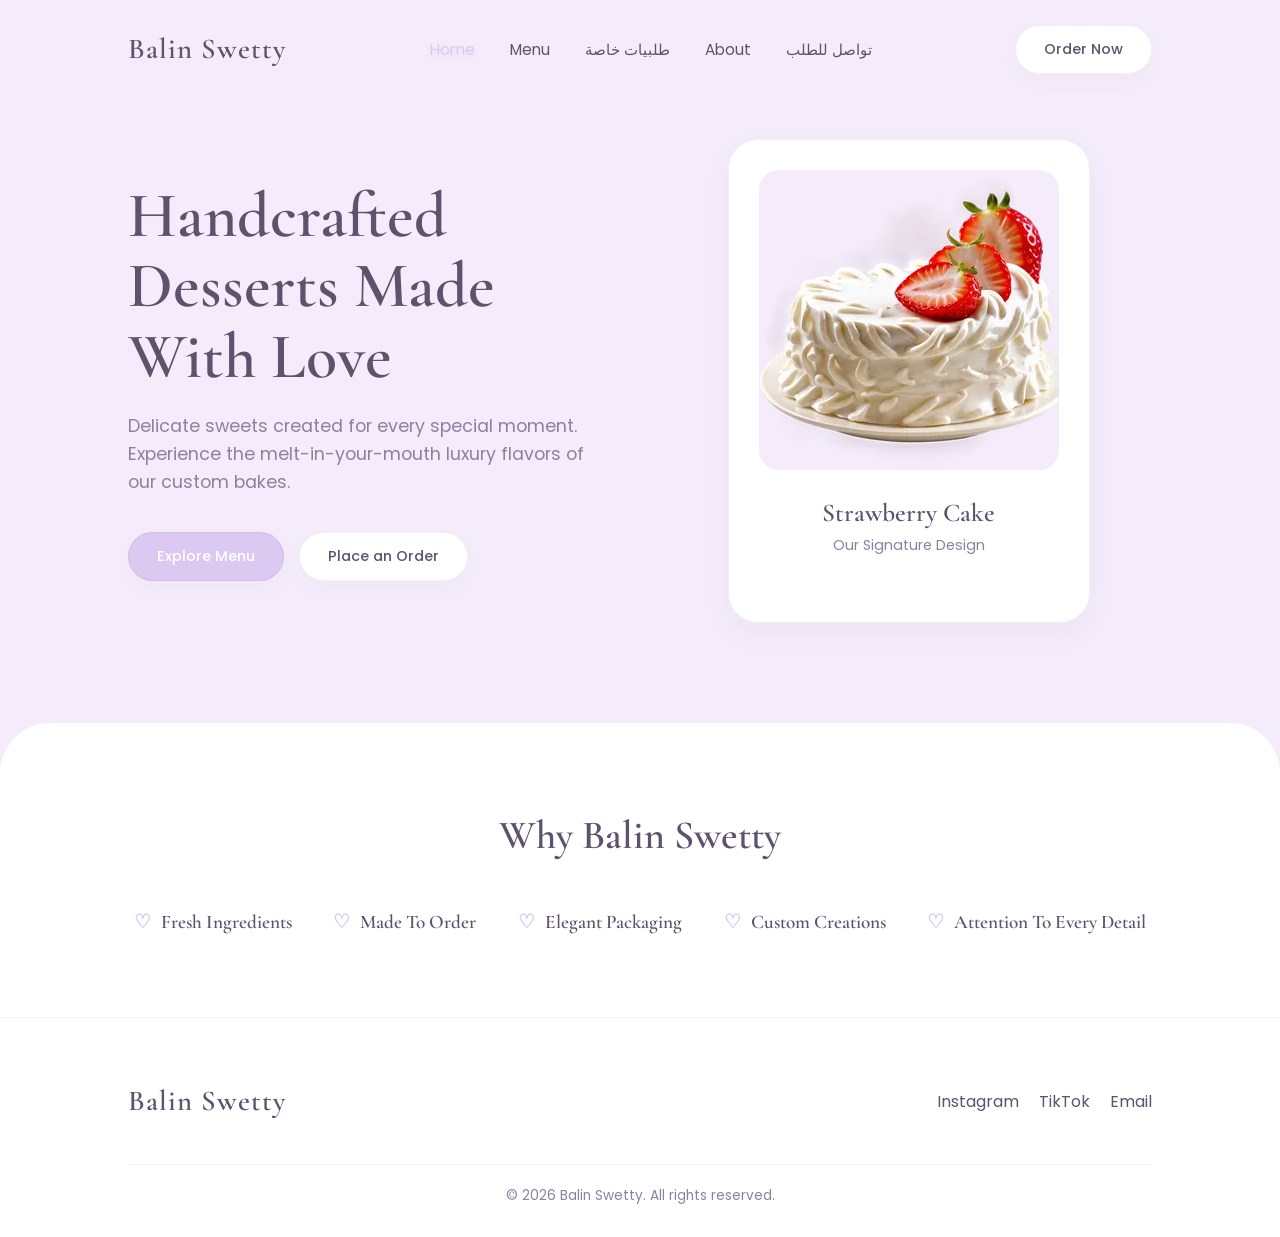
<file: index.html>
<!DOCTYPE html>
<html lang="en">
<head>
    <meta charset="UTF-8">
    <meta name="viewport" content="width=device-width, initial-scale=1.0">
    <title>Balin Swetty | Handcrafted Desserts</title>
    <link rel="stylesheet" href="style.css">
</head>
<body>

    <nav class="navbar">
        <div class="logo">Balin Swetty</div>
        <ul class="nav-links">
            <li><a href="index.html" class="active">Home</a></li>
            <li><a href="menu.html">Menu</a></li>
            <li><a href="custom.html">طلبيات خاصة</a></li>
            <li><a href="about.html">About</a></li>
            <li><a href="contact.html">تواصل للطلب</a></li>
        </ul>
        <a href="menu.html" class="btn">Order Now</a>
    </nav>

    <section class="hero">
        <div class="hero-content">
            <h1>Handcrafted Desserts Made With Love</h1>
            <p>Delicate sweets created for every special moment. Experience the melt-in-your-mouth luxury flavors of our custom bakes.</p>
            <div class="hero-buttons">
                <a href="menu.html" class="btn btn-primary">Explore Menu</a>
                <a href="custom.html" class="btn">Place an Order</a>
            </div>
        </div>
        <div class="hero-image-wrapper">
            <div class="main-cake-card">
                <img src="strcake.png" alt="Strawberry Cake Showcase">
                <h3 style="margin-top: 15px; font-size: 1.6rem;">Strawberry Cake</h3>
                <p style="color: var(--text-muted); font-size: 0.9rem;">Our Signature Design</p>
            </div>
        </div>
    </section>

    <section class="why-us">
        <h2 style="font-size: 2.5rem;">Why Balin Swetty</h2>
        <div class="features-list">
            <div class="feature-item"><span>♡</span> Fresh Ingredients</div>
            <div class="feature-item"><span>♡</span> Made To Order</div>
            <div class="feature-item"><span>♡</span> Elegant Packaging</div>
            <div class="feature-item"><span>♡</span> Custom Creations</div>
            <div class="feature-item"><span>♡</span> Attention To Every Detail</div>
        </div>
    </section>

    <footer>
        <div class="footer-content">
            <div class="logo">Balin Swetty</div>
            <div class="social-links">
                <a href="https://www.instagram.com/balin.sw?igsh=Ymt5M25vMGRyc2Fh">Instagram</a>
                <a href="#">TikTok</a>
                <a href="mailto:balinswetty@gmail.com">Email</a>
            </div>
        </div>
        <div class="copyright">
            &copy; 2026 Balin Swetty. All rights reserved.
        </div>
    </footer>

</body>
</html>
</file>
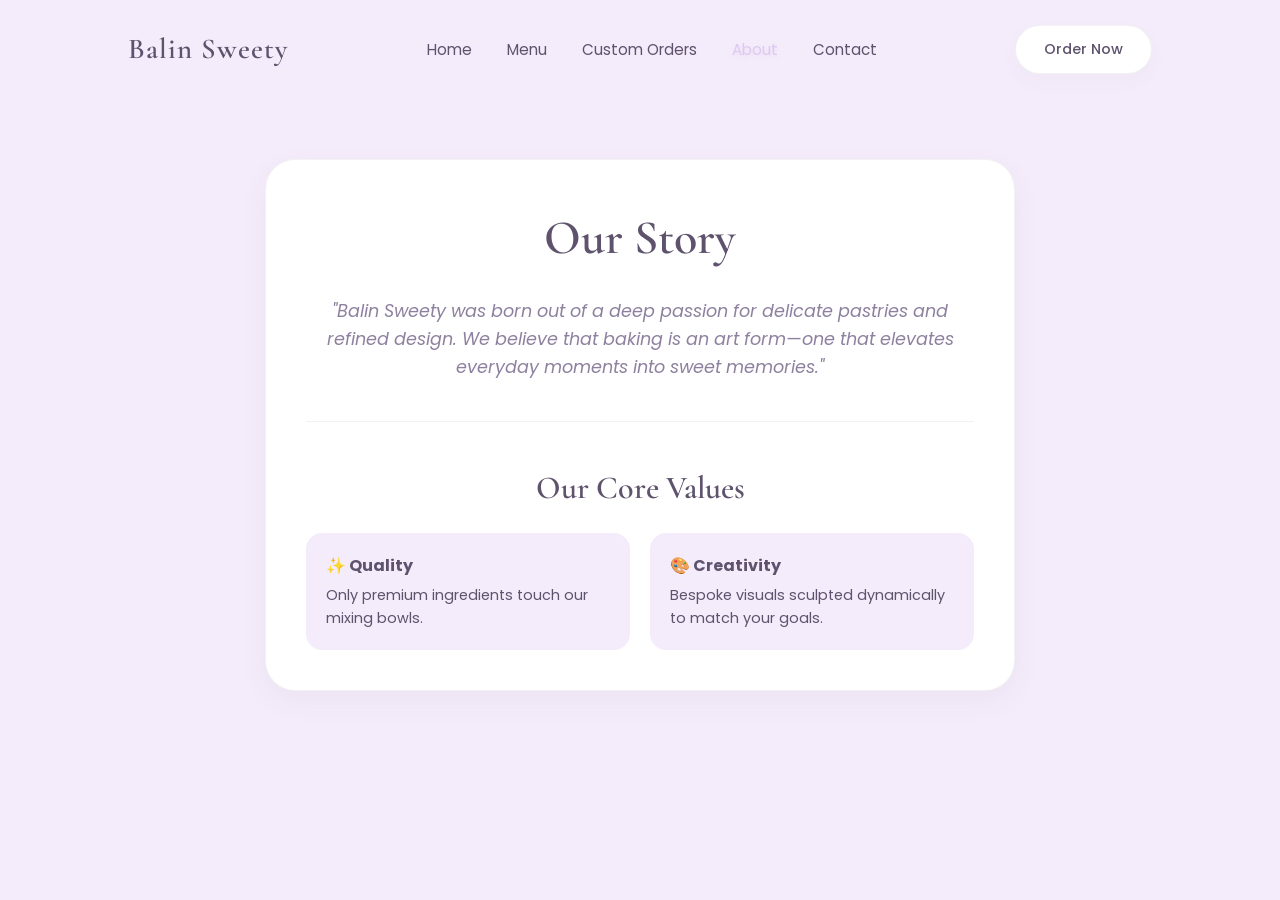
<file: about.html>
<!DOCTYPE html>
<html lang="en">
<head>
    <meta charset="UTF-8">
    <meta name="viewport" content="width=device-width, initial-scale=1.0">
    <title>Our Story | Balin Sweety</title>
    <link rel="stylesheet" href="style.css">
</head>
<body>

    <nav class="navbar">
        <div class="logo">Balin Sweety</div>
        <ul class="nav-links">
            <li><a href="index.html">Home</a></li>
            <li><a href="menu.html">Menu</a></li>
            <li><a href="custom.html">Custom Orders</a></li>
            <li><a href="about.html" class="active">About</a></li>
            <li><a href="contact.html">Contact</a></li>
        </ul>
        <a href="menu.html" class="btn">Order Now</a>
    </nav>

    <section class="form-section" style="text-align: center; max-width: 750px;">
        <h2 style="font-size: 3rem; margin-bottom: 20px;">Our Story</h2>
        <p style="font-size: 1.1rem; font-style: italic; color: var(--text-muted); margin-bottom: 40px;">
            "Balin Sweety was born out of a deep passion for delicate pastries and refined design. We believe that baking is an art form—one that elevates everyday moments into sweet memories."
        </p>
        
        <hr style="border: none; border-top: var(--border-light); margin: 40px 0;">
        
        <h3 style="font-size: 2rem; margin-bottom: 20px;">Our Core Values</h3>
        <div style="display: grid; grid-template-columns: 1fr 1fr; gap: 20px; text-align: left;">
            <div style="background: var(--bg-soft); padding: 20px; border-radius: var(--radius-sm);">
                <strong>✨ Quality</strong><p style="font-size: 0.9rem; margin-top: 5px;">Only premium ingredients touch our mixing bowls.</p>
            </div>
            <div style="background: var(--bg-soft); padding: 20px; border-radius: var(--radius-sm);">
                <strong>🎨 Creativity</strong><p style="font-size: 0.9rem; margin-top: 5px;">Bespoke visuals sculpted dynamically to match your goals.</p>
            </div>
        </div>
    </section>

</body>
</html>
</file>
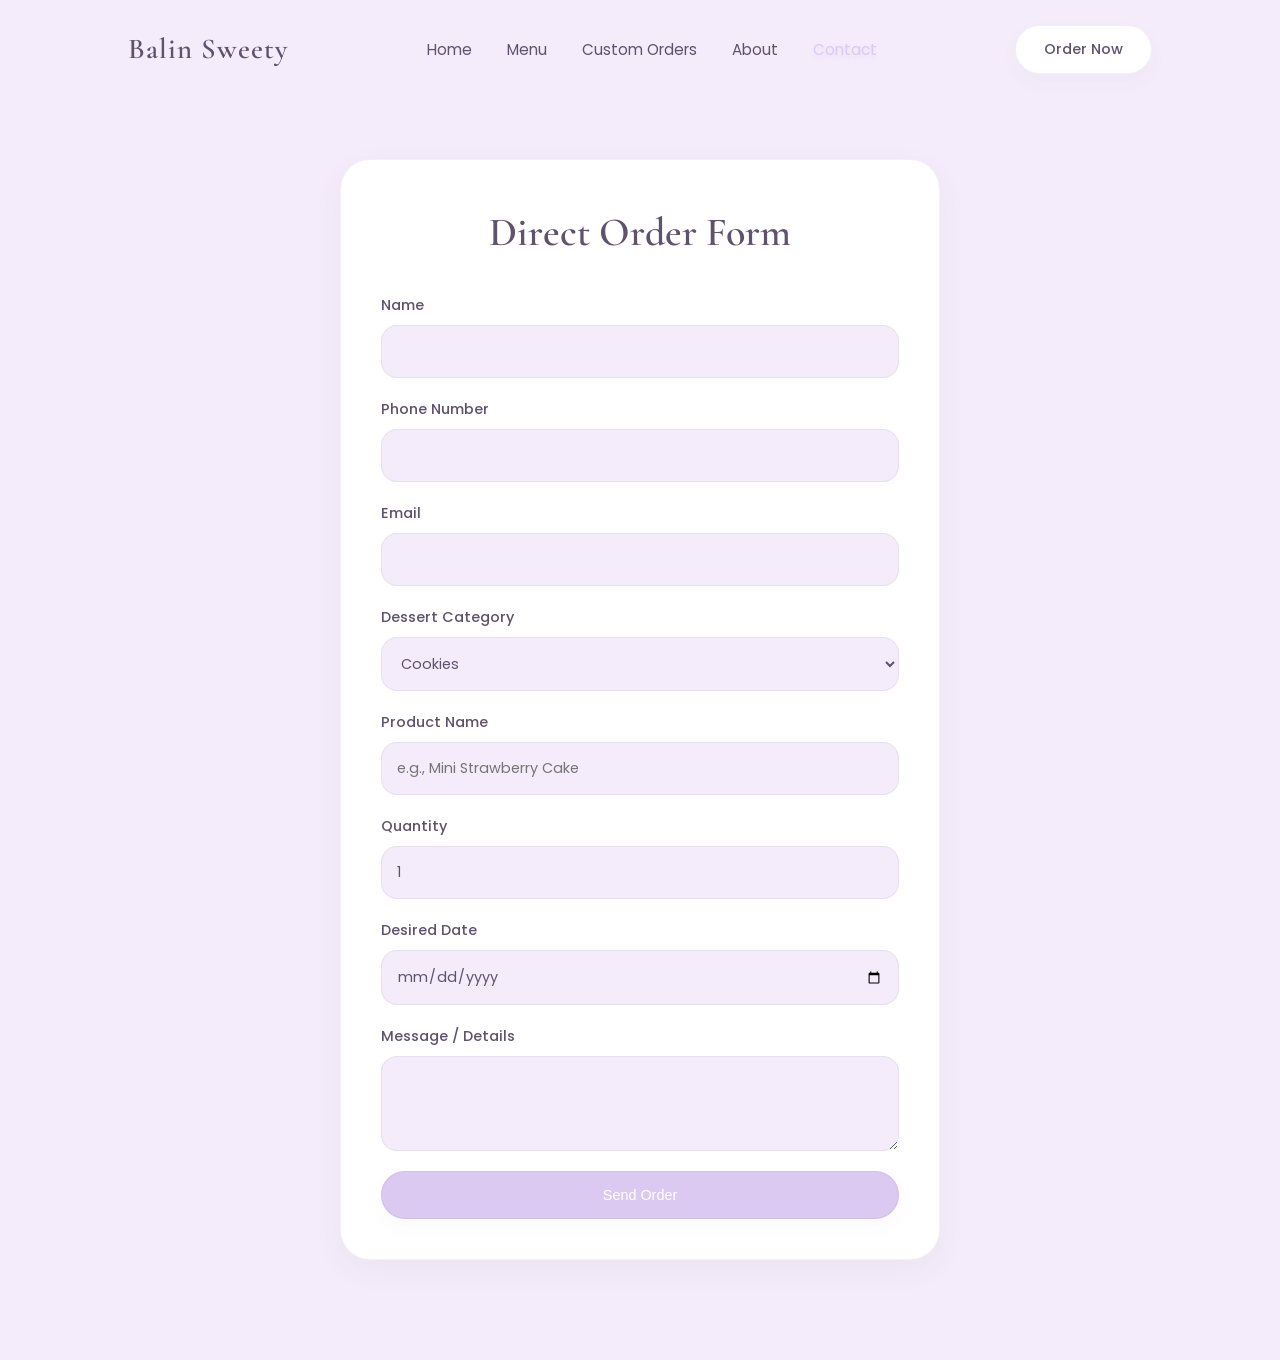
<file: contact.html>
<!DOCTYPE html>
<html lang="en">
<head>
    <meta charset="UTF-8">
    <meta name="viewport" content="width=device-width, initial-scale=1.0">
    <title>Contact & Order | Balin Sweety</title>
    <link rel="stylesheet" href="style.css">
</head>
<body>

    <nav class="navbar">
        <div class="logo">Balin Sweety</div>
        <ul class="nav-links">
            <li><a href="index.html">Home</a></li>
            <li><a href="menu.html">Menu</a></li>
            <li><a href="custom.html">Custom Orders</a></li>
            <li><a href="about.html">About</a></li>
            <li><a href="contact.html" class="active">Contact</a></li>
        </ul>
        <a href="menu.html" class="btn">Order Now</a>
    </nav>

    <section class="form-section">
        <h2 style="font-size: 2.5rem; text-align: center; margin-bottom: 30px;">Direct Order Form</h2>
        <form action="https://api.web3forms.com/submit" method="POST" id="directOrderForm">

    <input type="hidden" name="access_key" value="bf10f721-9008-4cb7-b2a4-9941ea9876cc">
    
    <input type="hidden" name="redirect" value="https://balin-sw.vercel.app/">
            <div class="form-group"><label>Name</label><input type="text" name="name" required></div>
            <div class="form-group"><label>Phone Number</label><input type="tel" name="phone" required></div>
            <div class="form-group"><label>Email</label><input type="email" name="email" required></div>
            <div class="form-group">
                <label>Dessert Category</label>
                <select name="category">
                    <option value="Cookies">Cookies</option>
                    <option value="Crinkles">Crinkles</option>
                    <option value="Macarons">Macarons</option>
                    <option value="Mini Cakes">Mini Cakes</option>
                    <option value="Traditional Sweets">Traditional Sweets</option>
                </select>
            </div>
            <div class="form-group"><label>Product Name</label><input type="text" name="product" placeholder="e.g., Mini Strawberry Cake" required></div>
            <div class="form-group"><label>Quantity</label><input type="number" name="quantity" min="1" value="1" required></div>
            <div class="form-group"><label>Desired Date</label><input type="date" name="date" required></div>
            <div class="form-group"><label>Message / Details</label><textarea name="message" rows="3"></textarea></div>
            <button type="submit" class="btn btn-primary" style="width: 100%; padding: 15px;">Send Order</button>
        </form>
    </section>

</body>
</html>
</file>
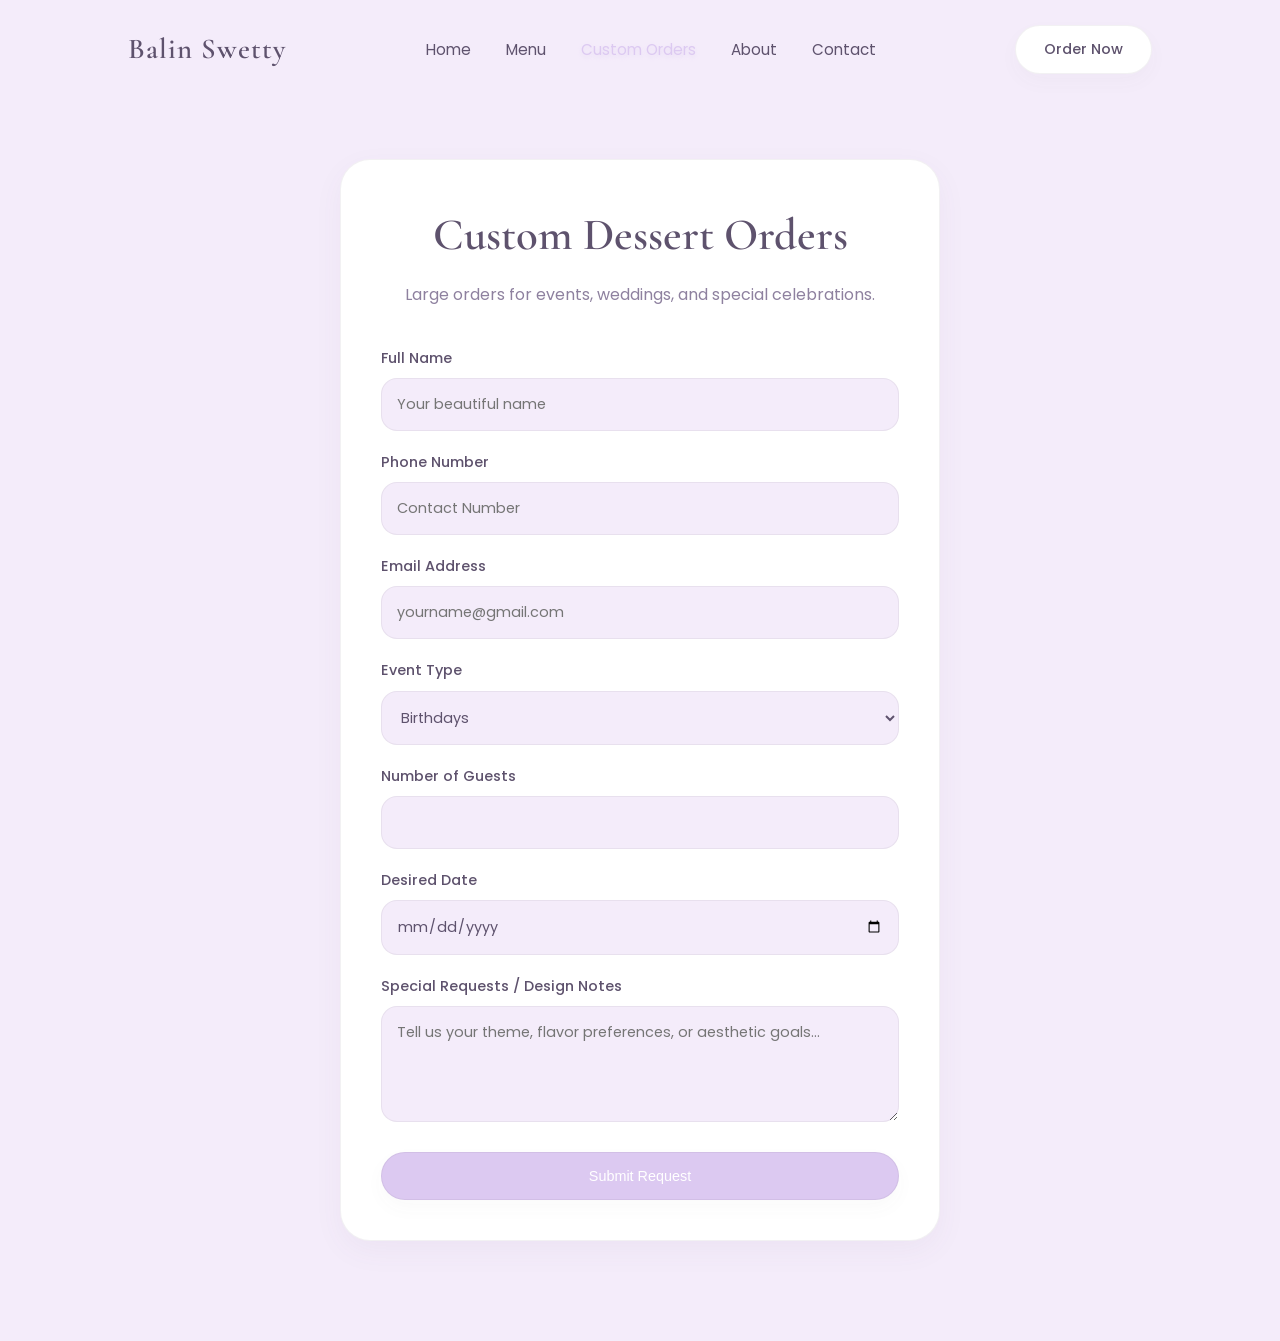
<file: custom.html>
<!DOCTYPE html>
<html lang="en">
<head>
    <meta charset="UTF-8">
    <meta name="viewport" content="width=device-width, initial-scale=1.0">
    <title>Custom Orders | Balin Swetty</title>
    <link rel="stylesheet" href="style.css">
</head>
<body>

    <nav class="navbar">
        <div class="logo">Balin Swetty</div>
        <ul class="nav-links">
            <li><a href="index.html">Home</a></li>
            <li><a href="menu.html">Menu</a></li>
            <li><a href="custom.html" class="active">Custom Orders</a></li>
            <li><a href="about.html">About</a></li>
            <li><a href="contact.html">Contact</a></li>
        </ul>
        <a href="menu.html" class="btn">Order Now</a>
    </nav>

    <section class="form-section" style="text-align: center;">
        <h2 style="font-size: 2.8rem; margin-bottom: 10px;">Custom Dessert Orders</h2>
        <p style="color: var(--text-muted); margin-bottom: 40px;">Large orders for events, weddings, and special celebrations.</p>

        <form action="https://api.web3forms.com/submit" method="POST" id="directOrderForm">

    <input type="hidden" name="access_key" value="bf10f721-9008-4cb7-b2a4-9941ea9876cc">
    
    <input type="hidden" name="redirect" value="https://balin-sw.vercel.app/">
        
        
            <div class="form-group">
                <label>Full Name</label>
                <input type="text" name="name" required placeholder="Your beautiful name">
            </div>
            <div class="form-group">
                <label>Phone Number</label>
                <input type="tel" name="phone" required placeholder="Contact Number">
            </div>
            <div class="form-group">
                <label>Email Address</label>
                <input type="email" name="email" required placeholder="yourname@gmail.com">
            </div>
            <div class="form-group">
                <label>Event Type</label>
                <select name="eventType">
                    <option value="Birthday">Birthdays</option>
                    <option value="Wedding">Weddings</option>
                    <option value="Engagement">Engagements</option>
                    <option value="Corporate">Corporate Events</option>
                    <option value="Eid">Eid Celebrations</option>
                </select>
            </div>
            <div class="form-group">
                <label>Number of Guests</label>
                <input type="number" name="guests" min="1">
            </div>
            <div class="form-group">
                <label>Desired Date</label>
                <input type="date" name="date" required>
            </div>
            <div class="form-group">
                <label>Special Requests / Design Notes</label>
                <textarea name="message" rows="4" placeholder="Tell us your theme, flavor preferences, or aesthetic goals..."></textarea>
            </div>
            <button type="submit" class="btn btn-primary" style="width: 100%; margin-top: 10px; padding: 15px;">Submit Request</button>
        </form>
    </section>

</body>
</html>
</file>
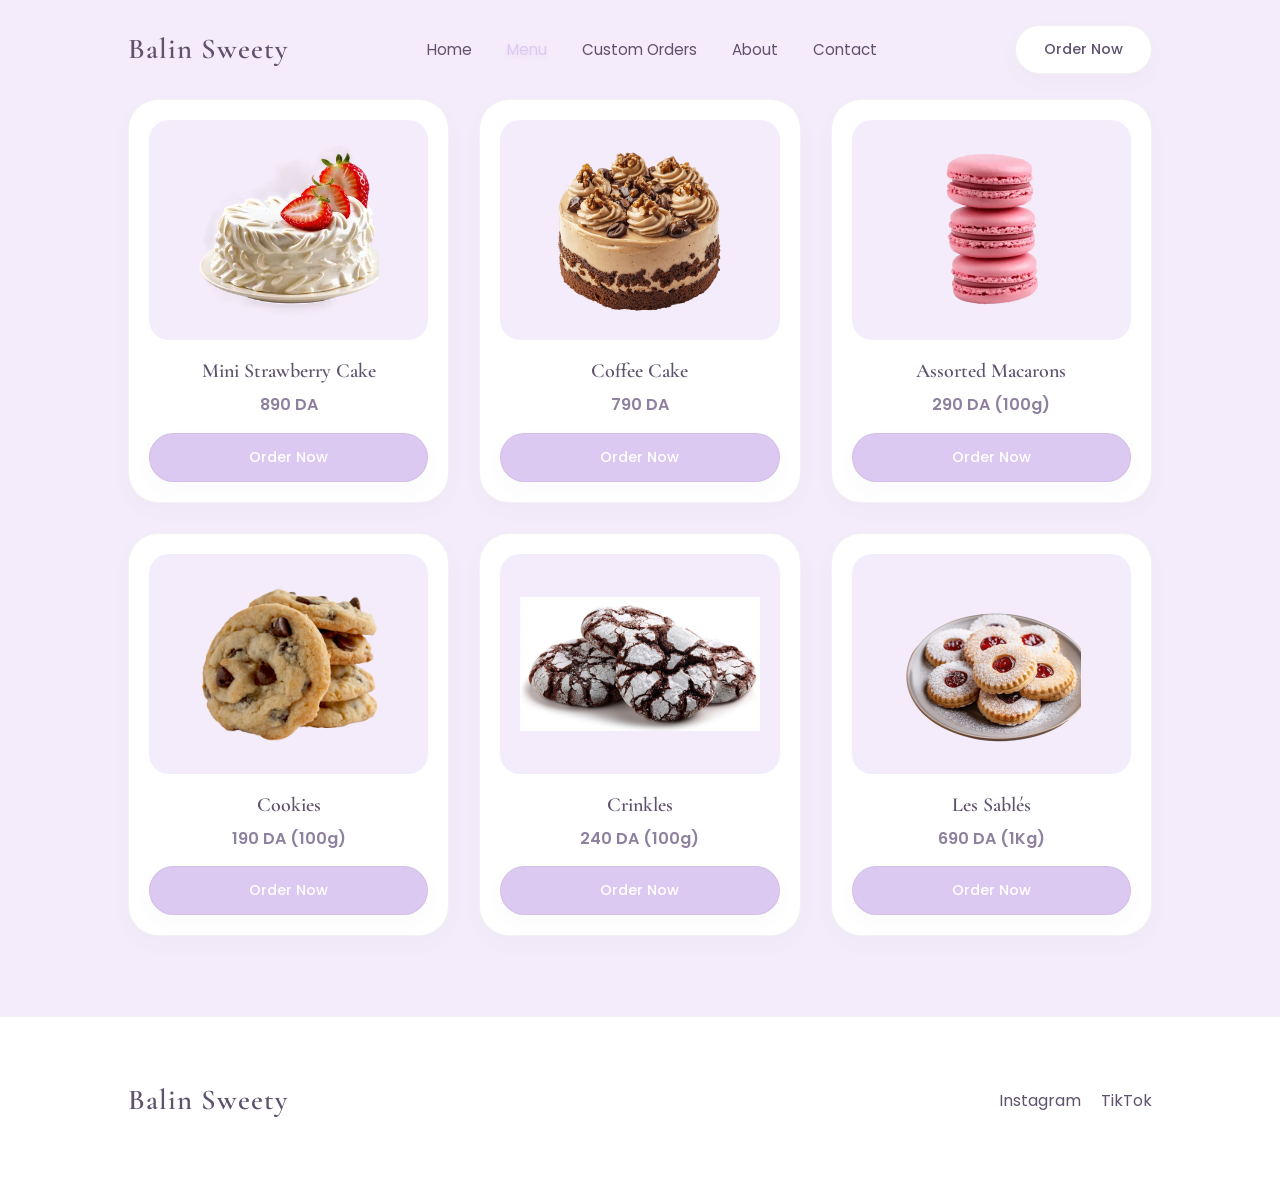
<file: menu.html>
<!DOCTYPE html>
<html lang="en">
<head>
    <meta charset="UTF-8">
    <meta name="viewport" content="width=device-width, initial-scale=1.0">
    <title>Menu | Balin Sweety</title>
    <link rel="stylesheet" href="style.css">
</head>
<body>

    <nav class="navbar">
        <div class="logo">Balin Sweety</div>
        <ul class="nav-links">
            <li><a href="index.html">Home</a></li>
            <li><a href="menu.html" class="active">Menu</a></li>
            <li><a href="custom.html">Custom Orders</a></li>
            <li><a href="about.html">About</a></li>
            <li><a href="contact.html">Contact</a></li>
        </ul>
        <a href="menu.html" class="btn">Order Now</a>
    </nav>

    

    <main class="product-grid">
        <div class="product-card">
            <div class="img-container">
                <img src="strcake.png" alt="Mini Strawberry Cake">
            </div>
            <h3 class="product-title">Mini Strawberry Cake</h3>
            <p class="product-price">890 DA</p>
            <a href="contact.html" class="btn btn-primary" style="display: inline-block; width: 100%;">Order Now</a>
        </div>
        <div class="product-card">
            <div class="img-container">
                <img src="cofé-cake.png" alt="Coffee Cake">
            </div>
            <h3 class="product-title">Coffee Cake</h3>
            <p class="product-price">790 DA</p>
            <a href="contact.html" class="btn btn-primary" style="display: inline-block; width: 100%;">Order Now</a>
        </div>
        <div class="product-card">
            <div class="img-container">
                <img src="macarons.png" alt="Assorted Macarons">
            </div>
            <h3 class="product-title">Assorted Macarons</h3>
            <p class="product-price">290 DA (100g) </p>
            <a href="contact.html" class="btn btn-primary" style="display: inline-block; width: 100%;">Order Now</a>
        </div>
        <div class="product-card">
            <div class="img-container">
                <img src="cookies.png" alt="Cookies">
            </div>
            <h3 class="product-title">Cookies</h3>
            <p class="product-price">190 DA (100g) </p>
            <a href="contact.html" class="btn btn-primary" style="display: inline-block; width: 100%;">Order Now</a>
        </div>
        <div class="product-card">
            <div class="img-container">
                <img src="crinkles.png" alt="Crinkles">
            </div>
            <h3 class="product-title">Crinkles</h3>
            <p class="product-price">240 DA (100g) </p>
            <a href="contact.html" class="btn btn-primary" style="display: inline-block; width: 100%;">Order Now</a>
        </div>
          </div>
        <div class="product-card">
            <div class="img-container">
                <img src="sable.png" alt="Sablés">
            </div>
            <h3 class="product-title">Les Sablés</h3>
            <p class="product-price">690 DA (1Kg) </p>
            <a href="contact.html" class="btn btn-primary" style="display: inline-block; width: 100%;">Order Now</a>
        </div>
    </main>

    <footer>
        <div class="footer-content">
            <div class="logo">Balin Sweety</div>
            <div class="social-links">
                <a href="#">Instagram</a>
                <a href="#">TikTok</a>
            </div>
        </div>
    </footer>

</body>
</html>
</file>
<file: style.css>
@import url('https://fonts.googleapis.com/css2?family=Cormorant+Garamond:ital,wght@0,400;0,600;1,400&family=Poppins:wght@300;400;500;600&display=swap');

:root {
    --primary-lavender: #DCC9F1;
    --bg-soft: #F4ECFA;
    --white: #FFFFFF;
    --text-main: #5E526D;
    --text-muted: #8E819F;
    --radius-lg: 30px;
    --radius-md: 20px;
    --radius-sm: 16px;
    --shadow-soft: 0 10px 30px rgba(94, 82, 109, 0.05);
    --shadow-card: 0 8px 20px rgba(94, 82, 109, 0.03);
    --border-light: 1px solid rgba(94, 82, 109, 0.08);
}

* {
    margin: 0;
    padding: 0;
    box-sizing: border-box;
}

body {
    font-family: 'Poppins', sans-serif;
    background-color: var(--bg-soft);
    color: var(--text-main);
    line-height: 1.6;
    overflow-x: hidden;
}

h1, h2, h3, .logo {
    font-family: 'Cormorant Garamond', serif;
    font-weight: 600;
}

a {
    text-decoration: none;
    color: inherit;
    transition: all 0.3s ease;
}


.navbar {
    display: flex;
    justify-content: space-between;
    align-items: center;
    padding: 25px 10%;
    background: transparent;
}

.logo {
    font-size: 1.8rem;
    letter-spacing: 1px;
}

.nav-links {
    display: flex;
    gap: 35px;
    list-style: none;
}

.nav-links a {
    font-size: 0.95rem;
    font-weight: 400;
}

.nav-links a:hover, .nav-links a.active {
    color: var(--primary-lavender);
    text-shadow: 0 2px 4px rgba(220, 201, 241, 0.4);
}


.btn {
    background: var(--white);
    color: var(--text-main);
    padding: 12px 28px;
    border-radius: var(--radius-lg);
    border: var(--border-light);
    font-size: 0.9rem;
    font-weight: 500;
    cursor: pointer;
    box-shadow: var(--shadow-card);
    transition: all 0.3s cubic-bezier(0.175, 0.885, 0.32, 1.275);
}

.btn:hover {
    transform: translateY(-3px);
    background: var(--primary-lavender);
    color: var(--white);
    box-shadow: 0 10px 20px rgba(220, 201, 241, 0.4);
}

.btn-primary {
    background: var(--primary-lavender);
    color: var(--white);
}

.btn-primary:hover {
    background: var(--white);
    color: var(--text-main);
}

/* --- HERO SECTION --- */
.hero {
    display: flex;
    align-items: center;
    justify-content: space-between;
    padding: 40px 10% 100px 10%;
    gap: 50px;
}

.hero-content {
    flex: 1;
    max-width: 550px;
}

.hero h1 {
    font-size: 4rem;
    line-height: 1.1;
    margin-bottom: 20px;
}

.hero p {
    font-size: 1.1rem;
    color: var(--text-muted);
    margin-bottom: 35px;
}

.hero-buttons {
    display: flex;
    gap: 15px;
}

.hero-image-wrapper {
    flex: 1;
    display: flex;
    justify-content: center;
    position: relative;
}


.main-cake-card {
    background: var(--white);
    padding: 30px;
    border-radius: var(--radius-lg);
    box-shadow: var(--shadow-soft);
    border: var(--border-light);
    max-width: 420px;
    text-align: center;
}

.main-cake-card img {
    width: 100%;
    border-radius: var(--radius-md);
    object-fit: cover;
    background: var(--bg-soft);
}


.section-title {
    text-align: center;
    font-size: 2.8rem;
    margin-bottom: 40px;
}

.categories-container {
    padding: 20px 10% 60px 10%;
}

.category-track {
    display: flex;
    gap: 20px;
    justify-content: center;
    margin-bottom: 50px;
}


.category-pill {
    background: var(--white);
    padding: 15px 30px;
    border-radius: var(--radius-md);
    border: var(--border-light);
    display: flex;
    flex-direction: column;
    align-items: center;
    gap: 8px;
    min-width: 120px;
    box-shadow: var(--shadow-card);
}

.category-pill .icon {
    font-size: 1.5rem;
}

.category-pill span {
    font-size: 0.85rem;
    font-weight: 500;
}

.category-pill.active {
    background: var(--primary-lavender);
    color: var(--white);
}


.product-grid {
    display: grid;
    grid-template-columns: repeat(auto-fill, minmax(280px, 1fr));
    gap: 30px;
    padding: 0 10% 80px 10%;
}

.product-card {
    background: var(--white);
    border-radius: var(--radius-lg);
    padding: 20px;
    border: var(--border-light);
    box-shadow: var(--shadow-card);
    text-align: center;
    position: relative;
    transition: transform 0.3s ease;
}

.product-card:hover {
    transform: translateY(-5px);
}

.product-card .img-container {
    background: var(--bg-soft);
    border-radius: var(--radius-md);
    padding: 20px;
    margin-bottom: 15px;
    display: flex;
    justify-content: center;
    align-items: center;
    height: 220px;
}

.product-card img {
    max-height: 100%;
    max-width: 100%;
    object-fit: contain;
}

.product-title {
    font-size: 1.25rem;
    margin-bottom: 5px;
}

.product-price {
    font-weight: 600;
    color: var(--text-muted);
    font-size: 1rem;
    margin-bottom: 15px;
}


.why-us {
    background: var(--white);
    padding: 80px 10%;
    border-radius: 50px 50px 0 0;
    text-align: center;
}

.features-list {
    display: flex;
    justify-content: space-around;
    flex-wrap: wrap;
    gap: 30px;
    margin-top: 40px;
}

.feature-item {
    font-size: 1.2rem;
    font-family: 'Cormorant Garamond', serif;
    font-weight: 600;
    display: flex;
    align-items: center;
    gap: 10px;
}

.feature-item span {
    color: var(--primary-lavender);
}


.form-section {
    max-width: 600px;
    margin: 60px auto 100px auto;
    background: var(--white);
    padding: 40px;
    border-radius: var(--radius-lg);
    border: var(--border-light);
    box-shadow: var(--shadow-soft);
}

.form-group {
    margin-bottom: 20px;
    display: flex;
    flex-direction: column;
    gap: 8px;
    text-align: left;
}

.form-group label {
    font-size: 0.9rem;
    font-weight: 500;
}

.form-group input, 
.form-group select, 
.form-group textarea {
    width: 100%;
    padding: 15px;
    border-radius: var(--radius-sm);
    border: var(--border-light);
    background: var(--bg-soft);
    color: var(--text-main);
    font-family: 'Poppins', sans-serif;
    font-size: 0.9rem;
    outline: none;
    transition: border 0.3s ease;
}

.form-group input:focus, 
.form-group select:focus, 
.form-group textarea:focus {
    border: 1px solid var(--primary-lavender);
}


footer {
    background: var(--white);
    padding: 60px 10% 30px 10%;
    border-top: var(--border-light);
    text-align: center;
}

.footer-content {
    display: flex;
    justify-content: space-between;
    align-items: center;
    flex-wrap: wrap;
    gap: 30px;
    margin-bottom: 40px;
}

.social-links {
    display: flex;
    gap: 20px;
}

.copyright {
    font-size: 0.85rem;
    color: var(--text-muted);
    border-top: var(--border-light);
    padding-top: 20px;
}


@media (max-width: 968px) {
    .hero {
        flex-direction: column;
        text-align: center;
        padding-bottom: 60px;
    }
    .hero h1 { font-size: 2.8rem; }
    .hero-buttons { justify-content: center; }
    .navbar { flex-direction: column; gap: 20px; }
    .footer-content { flex-direction: column; }
}
</file>
